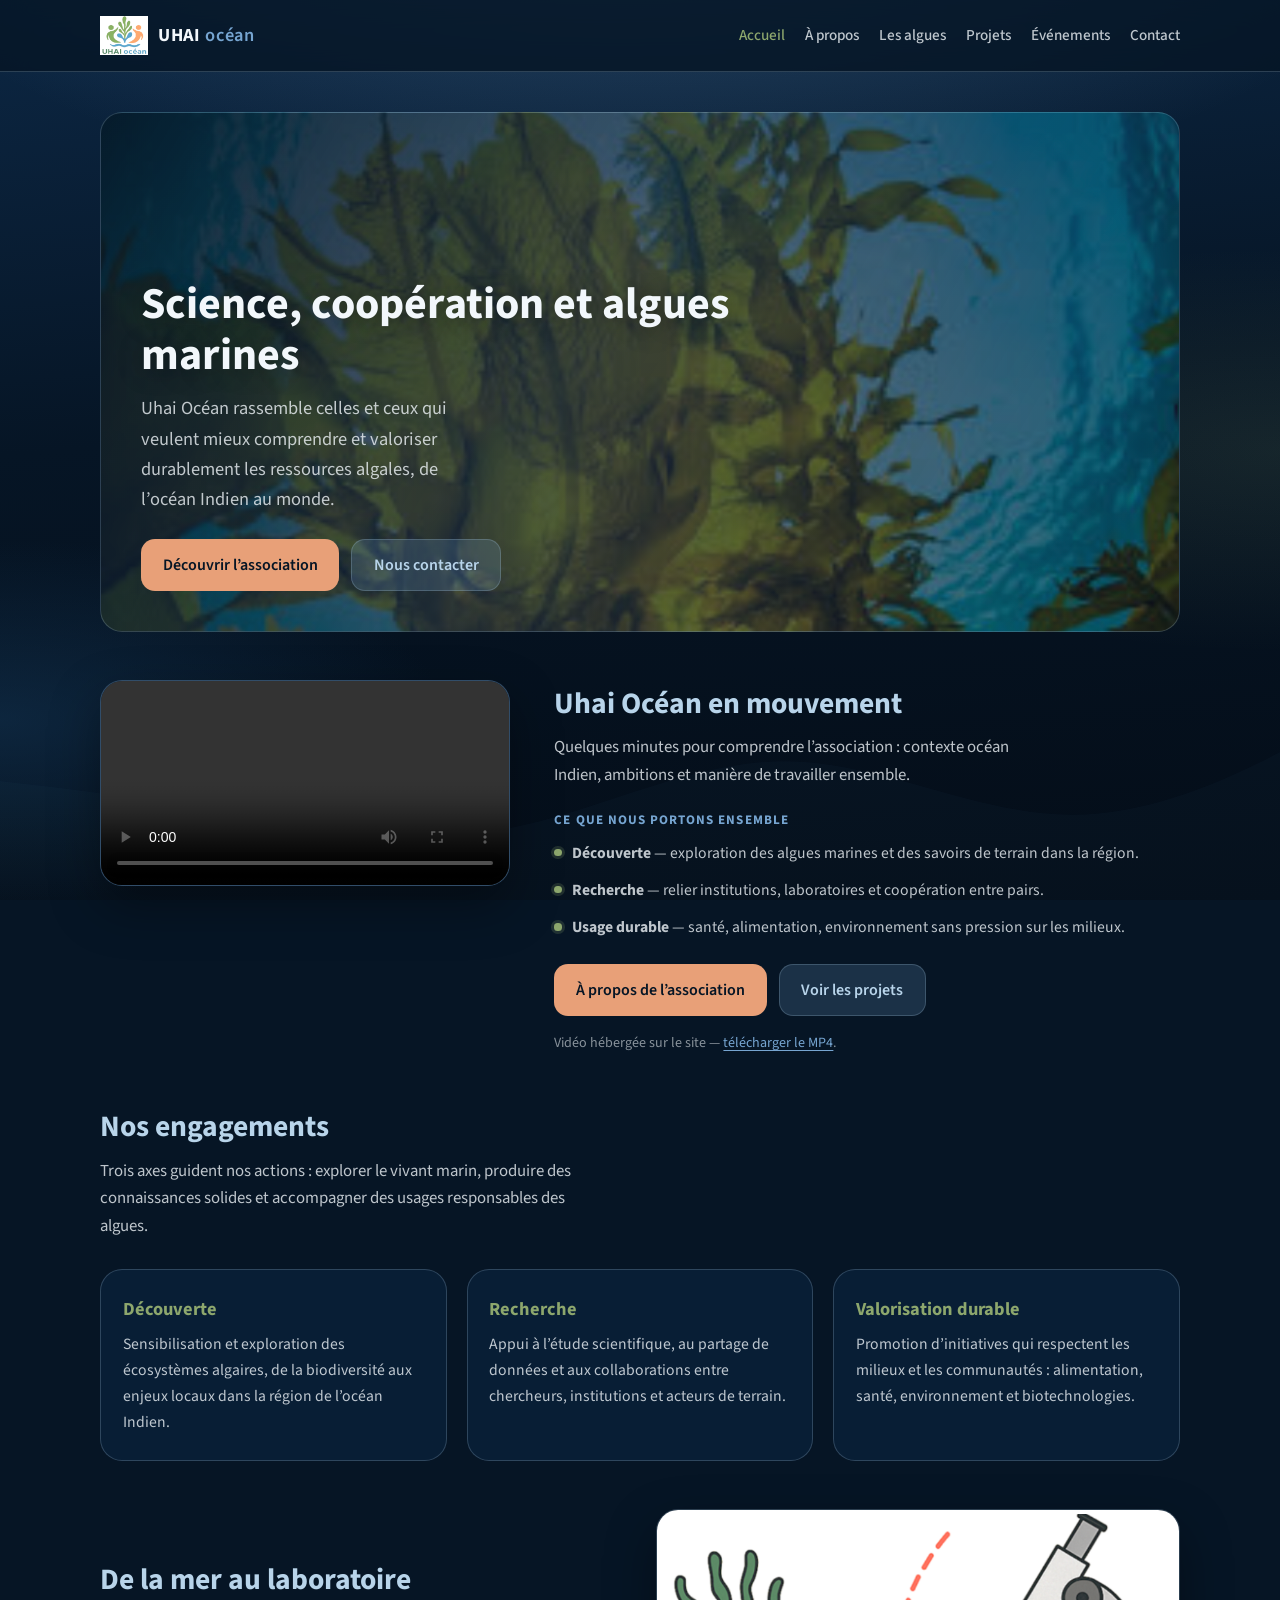
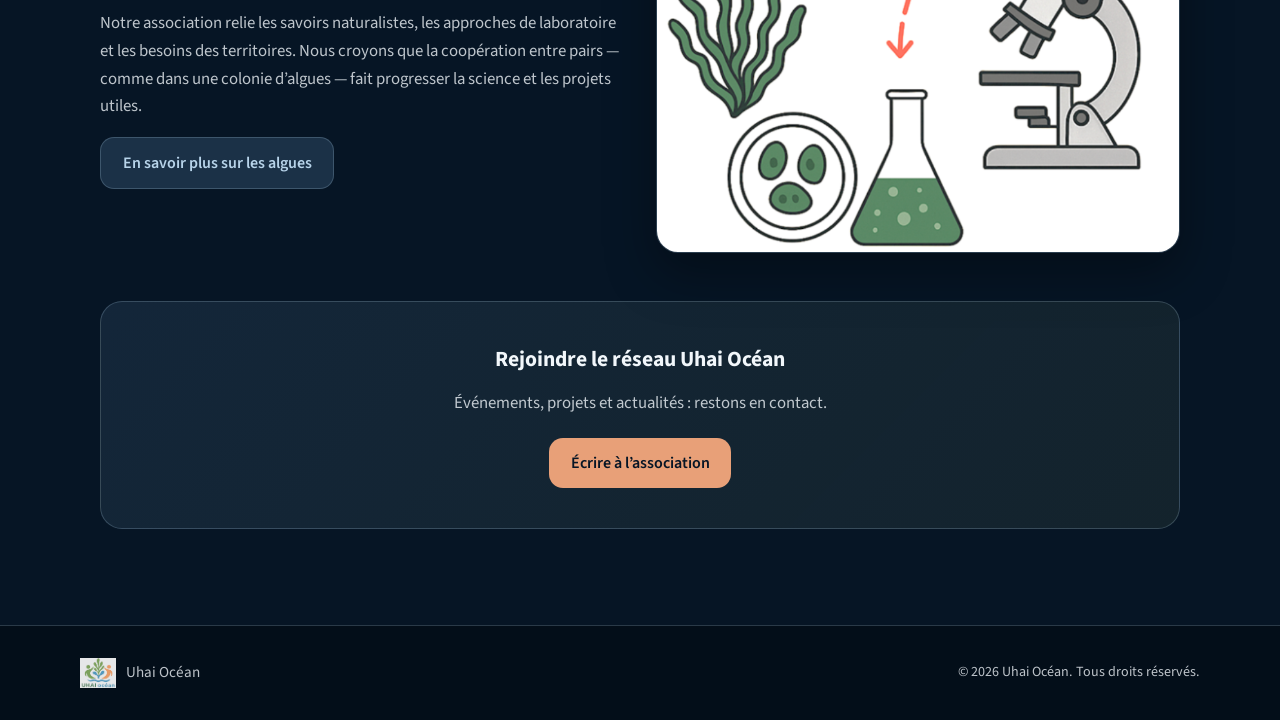
<file: index.html>
<!DOCTYPE html>
<html lang="fr">
  <head>
    <meta charset="utf-8" />
    <meta name="viewport" content="width=device-width, initial-scale=1" />
    <meta
      name="description"
      content="Uhai Océan — association pour la découverte, la recherche et la valorisation durable des algues marines dans l'océan Indien."
    />
    <title>Uhai Océan — Accueil</title>
    <link rel="preconnect" href="https://fonts.googleapis.com" />
    <link rel="preconnect" href="https://fonts.gstatic.com" crossorigin />
    <link
      href="https://fonts.googleapis.com/css2?family=Source+Sans+3:ital,wght@0,400;0,600;0,700;1,400&display=swap"
      rel="stylesheet"
    />
    <link rel="stylesheet" href="assets/css/main.css" />
    <link rel="icon" href="assets/img/logo.png" type="image/png" />
  </head>
  <body>
    <a class="skip-link" href="#contenu">Aller au contenu</a>
    <header class="site-header">
      <div class="header-inner">
        <a class="brand" href="index.html">
          <img src="assets/img/logo.png" width="48" height="48" alt="Logo Uhai Océan" />
          <span class="brand-text">UHAI <span>océan</span></span>
        </a>
        <button
          class="nav-toggle"
          type="button"
          aria-expanded="false"
          aria-controls="menu-principal"
          aria-label="Ouvrir le menu"
        >
          <span></span>
          <span></span>
          <span></span>
        </button>
        <nav class="site-nav" id="menu-principal" aria-label="Navigation principale">
          <ul>
            <li><a href="index.html" aria-current="page">Accueil</a></li>
            <li><a href="a-propos.html">À propos</a></li>
            <li><a href="algues.html">Les algues</a></li>
            <li><a href="projets.html">Projets</a></li>
            <li><a href="evenements.html">Événements</a></li>
            <li><a href="contact.html">Contact</a></li>
          </ul>
        </nav>
      </div>
    </header>

    <main id="contenu">
      <section class="hero" aria-labelledby="titre-accueil">
        <div class="hero-inner">
          <h1 id="titre-accueil">Science, coopération et algues marines</h1>
          <p class="lead">
            Uhai Océan rassemble celles et ceux qui veulent mieux comprendre et valoriser durablement
            les ressources algales, de l’océan Indien au monde.
          </p>
          <div class="hero-actions">
            <a class="btn btn-primary" href="a-propos.html">Découvrir l’association</a>
            <a class="btn btn-secondary" href="contact.html">Nous contacter</a>
          </div>
        </div>
      </section>

      <section class="video-showcase video-split" aria-labelledby="titre-video-presentation">
        <div class="video-split-grid">
          <div class="video-split-media">
            <figure class="video-frame">
              <video controls playsinline preload="auto" width="1280" height="720">
                <source src="assets/video/video-uhaiocean-presentation.mp4" type="video/mp4" />
                <p class="video-fallback">
                  Votre navigateur ne prend pas en charge la lecture vidéo intégrée.
                  <a href="assets/video/video-uhaiocean-presentation.mp4">Télécharger la vidéo (MP4)</a>.
                </p>
              </video>
            </figure>
          </div>
          <div class="video-split-content">
            <h2 id="titre-video-presentation" class="section-title">Uhai Océan en mouvement</h2>
            <p class="section-intro video-split-intro">
              Quelques minutes pour comprendre l’association : contexte océan Indien, ambitions et manière de
              travailler ensemble.
            </p>
            <p class="video-split-heading">Ce que nous portons ensemble</p>
            <ul class="video-split-list">
              <li>
                <span class="video-split-bullet" aria-hidden="true"></span>
                <span
                  ><strong>Découverte</strong> — exploration des algues marines et des savoirs de terrain dans la
                  région.</span
                >
              </li>
              <li>
                <span class="video-split-bullet" aria-hidden="true"></span>
                <span
                  ><strong>Recherche</strong> — relier institutions, laboratoires et coopération entre pairs.</span
                >
              </li>
              <li>
                <span class="video-split-bullet" aria-hidden="true"></span>
                <span
                  ><strong>Usage durable</strong> — santé, alimentation, environnement sans pression sur les
                  milieux.</span
                >
              </li>
            </ul>
            <div class="video-split-actions">
              <a class="btn btn-primary" href="a-propos.html">À propos de l’association</a>
              <a class="btn btn-secondary" href="projets.html">Voir les projets</a>
            </div>
            <p class="video-split-footnote">
              Vidéo hébergée sur le site —
              <a href="assets/video/video-uhaiocean-presentation.mp4">télécharger le MP4</a>.
            </p>
          </div>
        </div>
      </section>

      <section aria-labelledby="titre-piliers">
        <h2 id="titre-piliers" class="section-title">Nos engagements</h2>
        <p class="section-intro">
          Trois axes guident nos actions : explorer le vivant marin, produire des connaissances
          solides et accompagner des usages responsables des algues.
        </p>
        <div class="grid-3">
          <article class="card">
            <h3>Découverte</h3>
            <p>
              Sensibilisation et exploration des écosystèmes algaires, de la biodiversité aux enjeux
              locaux dans la région de l’océan Indien.
            </p>
          </article>
          <article class="card">
            <h3>Recherche</h3>
            <p>
              Appui à l’étude scientifique, au partage de données et aux collaborations entre
              chercheurs, institutions et acteurs de terrain.
            </p>
          </article>
          <article class="card">
            <h3>Valorisation durable</h3>
            <p>
              Promotion d’initiatives qui respectent les milieux et les communautés : alimentation,
              santé, environnement et biotechnologies.
            </p>
          </article>
        </div>
      </section>

      <section class="split" aria-labelledby="titre-science">
        <div>
          <h2 id="titre-science" class="section-title">De la mer au laboratoire</h2>
          <div class="prose">
            <p>
              Notre association relie les savoirs naturalistes, les approches de laboratoire et les
              besoins des territoires. Nous croyons que la coopération entre pairs — comme dans une
              colonie d’algues — fait progresser la science et les projets utiles.
            </p>
          </div>
          <p style="margin-top: 1rem">
            <a class="btn btn-secondary" href="algues.html">En savoir plus sur les algues</a>
          </p>
        </div>
        <img
          src="assets/img/lab-algue.png"
          alt="Schéma : algues marines, boîte de Pétri, fiole et microscope"
          width="560"
          height="420"
          loading="lazy"
        />
      </section>

      <section class="cta-band" aria-labelledby="titre-cta">
        <h2 id="titre-cta">Rejoindre le réseau Uhai Océan</h2>
        <p>Événements, projets et actualités : restons en contact.</p>
        <a class="btn btn-primary" href="contact.html">Écrire à l’association</a>
      </section>
    </main>

    <footer class="site-footer">
      <div class="footer-inner">
        <div class="footer-brand">
          <img src="assets/img/logo.png" width="36" height="36" alt="" />
          <span>Uhai Océan</span>
        </div>
        <p class="footer-copy">© <span id="year"></span> Uhai Océan. Tous droits réservés.</p>
      </div>
    </footer>
    <script src="assets/js/main.js"></script>
    <script>
      document.getElementById("year").textContent = new Date().getFullYear();
    </script>
  </body>
</html>
</file>
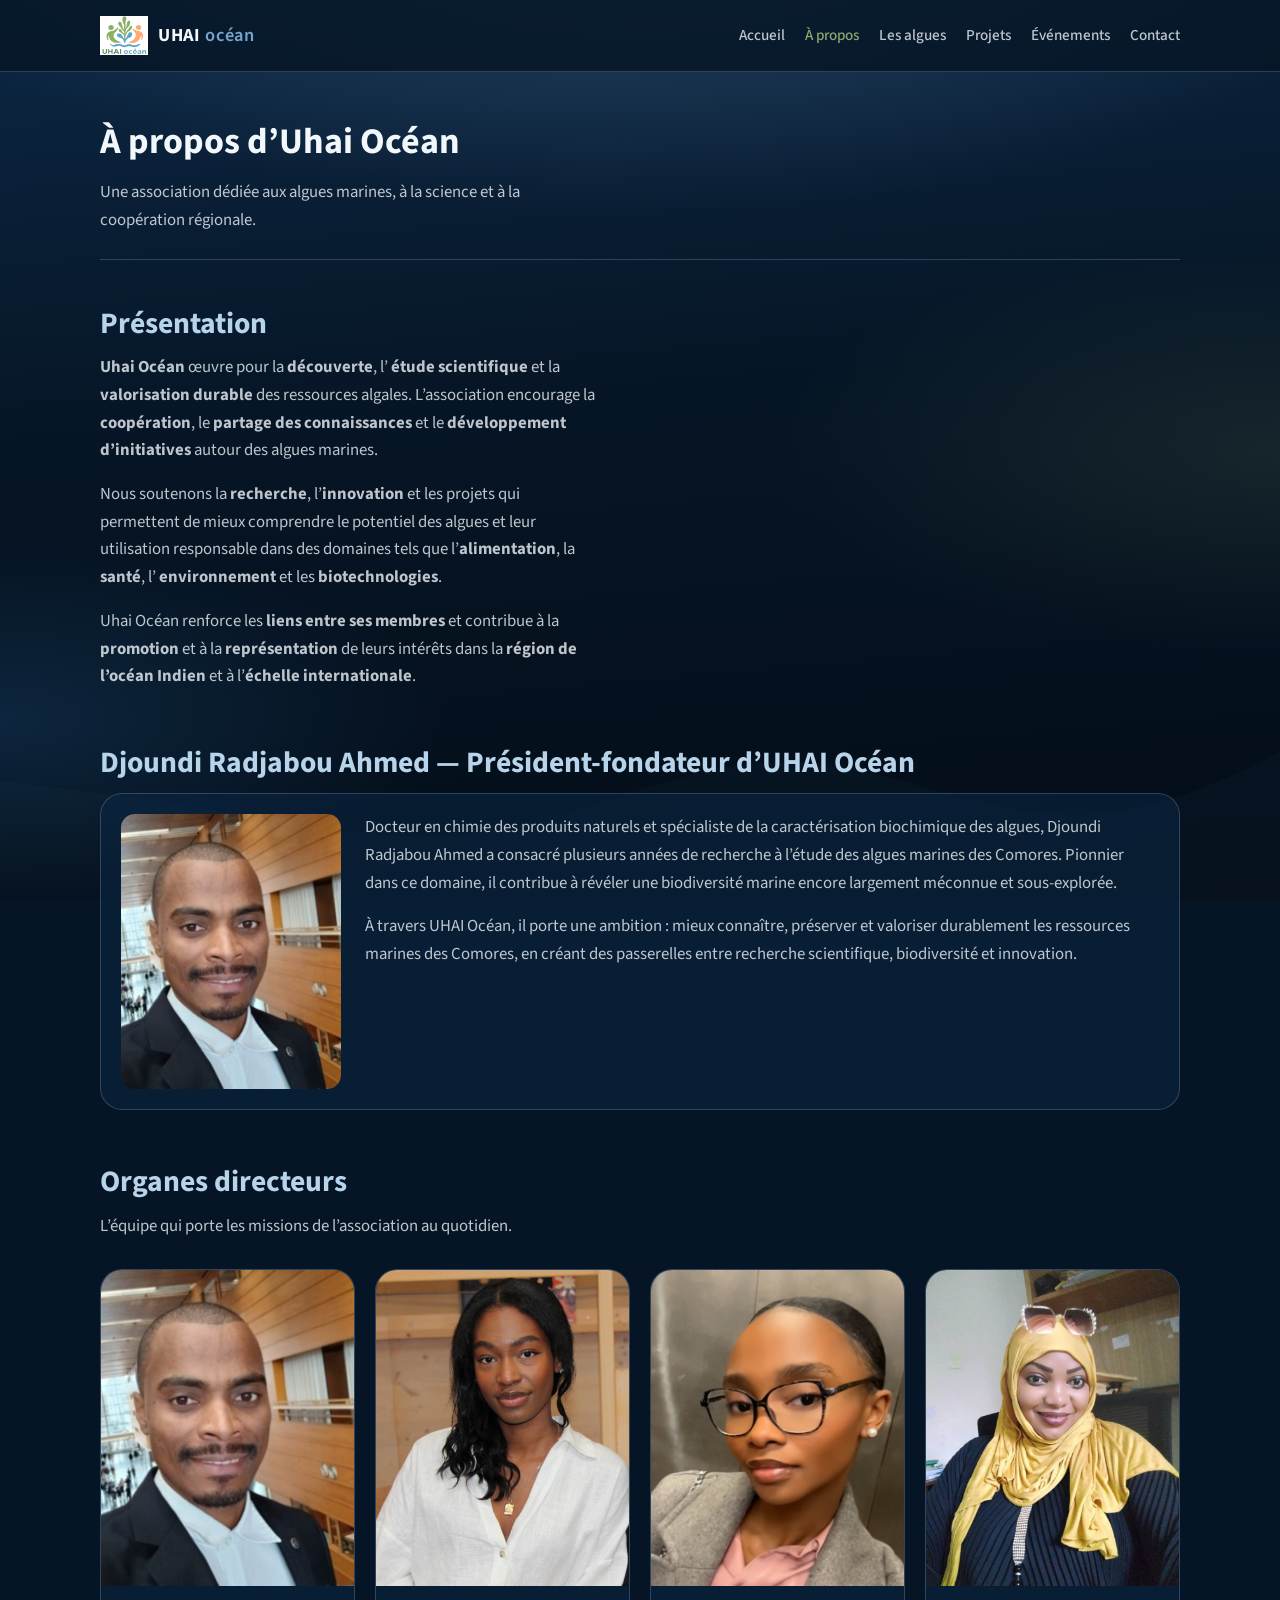
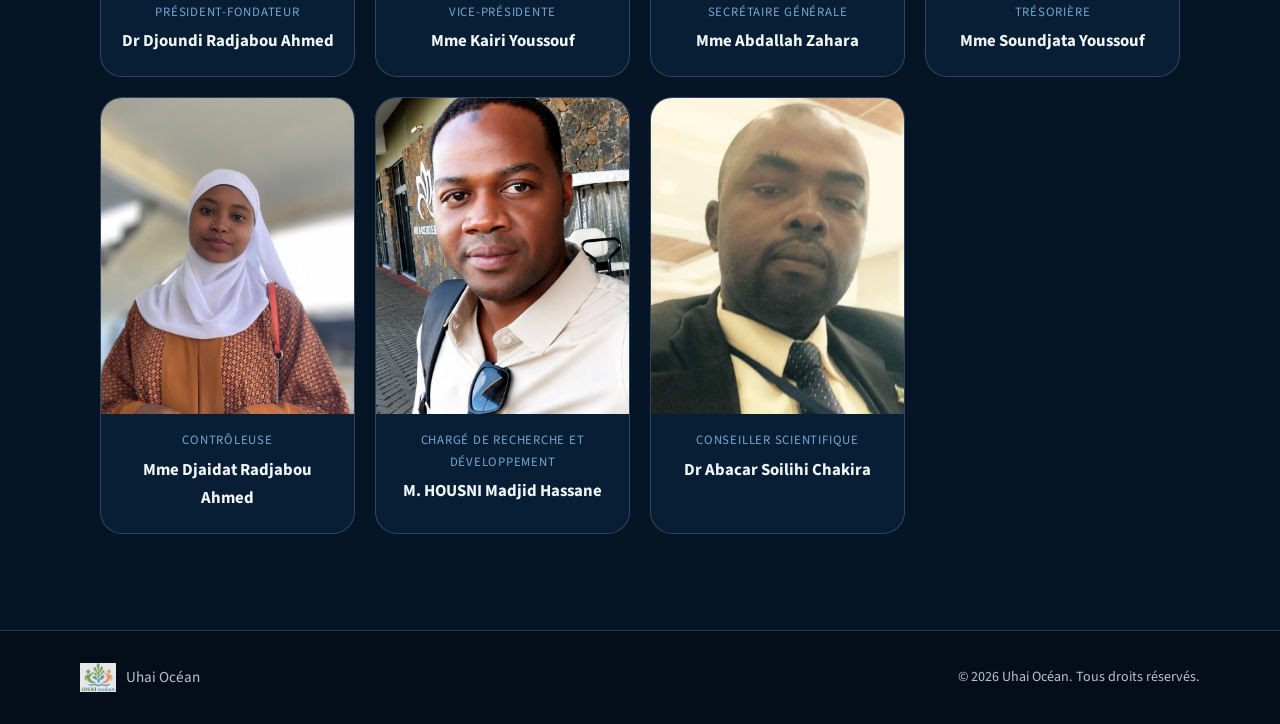
<file: a-propos.html>
<!DOCTYPE html>
<html lang="fr">
  <head>
    <meta charset="utf-8" />
    <meta name="viewport" content="width=device-width, initial-scale=1" />
    <meta
      name="description"
      content="Présentation d’Uhai Océan : mission, valeurs et organes directeurs."
    />
    <title>À propos — Uhai Océan</title>
    <link rel="preconnect" href="https://fonts.googleapis.com" />
    <link rel="preconnect" href="https://fonts.gstatic.com" crossorigin />
    <link
      href="https://fonts.googleapis.com/css2?family=Source+Sans+3:ital,wght@0,400;0,600;0,700;1,400&display=swap"
      rel="stylesheet"
    />
    <link rel="stylesheet" href="assets/css/main.css" />
    <link rel="icon" href="assets/img/logo.png" type="image/png" />
  </head>
  <body>
    <a class="skip-link" href="#contenu">Aller au contenu</a>
    <header class="site-header">
      <div class="header-inner">
        <a class="brand" href="index.html">
          <img src="assets/img/logo.png" width="48" height="48" alt="Logo Uhai Océan" />
          <span class="brand-text">UHAI <span>océan</span></span>
        </a>
        <button
          class="nav-toggle"
          type="button"
          aria-expanded="false"
          aria-controls="menu-principal"
          aria-label="Ouvrir le menu"
        >
          <span></span>
          <span></span>
          <span></span>
        </button>
        <nav class="site-nav" id="menu-principal" aria-label="Navigation principale">
          <ul>
            <li><a href="index.html">Accueil</a></li>
            <li><a href="a-propos.html" aria-current="page">À propos</a></li>
            <li><a href="algues.html">Les algues</a></li>
            <li><a href="projets.html">Projets</a></li>
            <li><a href="evenements.html">Événements</a></li>
            <li><a href="contact.html">Contact</a></li>
          </ul>
        </nav>
      </div>
    </header>

    <main id="contenu">
      <header class="page-hero">
        <h1>À propos d’Uhai Océan</h1>
        <p>Une association dédiée aux algues marines, à la science et à la coopération régionale.</p>
      </header>

      <section aria-labelledby="titre-mission">
        <h2 id="titre-mission" class="section-title">Présentation</h2>
        <div class="prose" style="max-width: 62ch">
          <p>
            <strong>Uhai Océan</strong> œuvre pour la <strong>découverte</strong>, l’
            <strong>étude scientifique</strong> et la <strong>valorisation durable</strong> des
            ressources algales. L’association encourage la <strong>coopération</strong>, le
            <strong>partage des connaissances</strong> et le <strong>développement d’initiatives</strong>
            autour des algues marines.
          </p>
          <p>
            Nous soutenons la <strong>recherche</strong>, l’<strong>innovation</strong> et les projets
            qui permettent de mieux comprendre le potentiel des algues et leur utilisation responsable
            dans des domaines tels que l’<strong>alimentation</strong>, la <strong>santé</strong>, l’
            <strong>environnement</strong> et les <strong>biotechnologies</strong>.
          </p>
          <p>
            Uhai Océan renforce les <strong>liens entre ses membres</strong> et contribue à la
            <strong>promotion</strong> et à la <strong>représentation</strong> de leurs intérêts dans la
            <strong>région de l’océan Indien</strong> et à l’<strong>échelle internationale</strong>.
          </p>
        </div>
      </section>

      <section style="margin-top: 3rem" aria-labelledby="titre-president">
        <h2 id="titre-president" class="section-title">
          Djoundi Radjabou Ahmed — Président-fondateur d’UHAI Océan
        </h2>
        <div class="founder">
          <img
            src="assets/img/president-dr-djoundi-radjabou-ahmed.png"
            alt="Portrait du Dr Djoundi Radjabou Ahmed"
            width="400"
            height="500"
          />
          <div class="prose">
            <p>
              Docteur en chimie des produits naturels et spécialiste de la caractérisation
              biochimique des algues, Djoundi Radjabou Ahmed a consacré plusieurs années de
              recherche à l’étude des algues marines des Comores. Pionnier dans ce domaine, il
              contribue à révéler une biodiversité marine encore largement méconnue et
              sous-explorée.
            </p>
            <p>
              À travers UHAI Océan, il porte une ambition : mieux connaître, préserver et
              valoriser durablement les ressources marines des Comores, en créant des passerelles
              entre recherche scientifique, biodiversité et innovation.
            </p>
          </div>
        </div>
      </section>

      <section style="margin-top: 3rem" aria-labelledby="titre-organe">
        <h2 id="titre-organe" class="section-title">Organes directeurs</h2>
        <p class="section-intro">
          L’équipe qui porte les missions de l’association au quotidien.
        </p>
        <div class="team-grid">
          <article class="team-card">
            <img
              class="photo"
              src="assets/img/president-dr-djoundi-radjabou-ahmed.png"
              alt="Portrait du Dr Djoundi Radjabou Ahmed"
              width="400"
              height="500"
              loading="lazy"
            />
            <div class="body">
              <p class="role">Président-fondateur</p>
              <h3>Dr Djoundi Radjabou Ahmed</h3>
            </div>
          </article>
          <article class="team-card">
            <img
              class="photo"
              src="assets/img/kairi-youssouf.jpeg"
              alt="Portrait de Mme Kairi Youssouf"
              width="400"
              height="500"
              loading="lazy"
            />
            <div class="body">
              <p class="role">Vice-présidente</p>
              <h3>Mme Kairi Youssouf</h3>
            </div>
          </article>
          <article class="team-card">
            <img
              class="photo"
              src="assets/img/zahara-abdallah.jpeg"
              alt="Portrait de Mme Abdallah Zahara"
              width="400"
              height="500"
              loading="lazy"
            />
            <div class="body">
              <p class="role">Secrétaire générale</p>
              <h3>Mme Abdallah Zahara</h3>
            </div>
          </article>
          <article class="team-card">
            <img
              class="photo"
              src="assets/img/soundjata-youssouf.jpeg"
              alt="Portrait de Mme Soundjata Youssouf"
              width="400"
              height="500"
              loading="lazy"
            />
            <div class="body">
              <p class="role">Trésorière</p>
              <h3>Mme Soundjata Youssouf</h3>
            </div>
          </article>
          <article class="team-card">
            <img
              class="photo"
              src="assets/img/djaidat-radjabou-ahmed.jpeg"
              alt="Portrait de Mme Djaidat Radjabou Ahmed"
              width="400"
              height="500"
              loading="lazy"
            />
            <div class="body">
              <p class="role">Contrôleuse</p>
              <h3>Mme Djaidat Radjabou Ahmed</h3>
            </div>
          </article>
          <article class="team-card">
            <img
              class="photo"
              src="assets/img/housni-madjid-hassane.jpeg"
              alt="Portrait de M. HOUSNI Madjid Hassane"
              width="400"
              height="500"
              loading="lazy"
            />
            <div class="body">
              <p class="role">Chargé de recherche et développement</p>
              <h3>M. HOUSNI Madjid Hassane</h3>
            </div>
          </article>
          <article class="team-card">
            <img
              class="photo"
              src="assets/img/dr-abacar-soilihi-chakira.png"
              alt="Portrait du Dr Abacar Soilihi Chakira"
              width="400"
              height="500"
              loading="lazy"
            />
            <div class="body">
              <p class="role">Conseiller scientifique</p>
              <h3>Dr Abacar Soilihi Chakira</h3>
            </div>
          </article>
        </div>
      </section>
    </main>

    <footer class="site-footer">
      <div class="footer-inner">
        <div class="footer-brand">
          <img src="assets/img/logo.png" width="36" height="36" alt="" />
          <span>Uhai Océan</span>
        </div>
        <p class="footer-copy">© <span id="year"></span> Uhai Océan. Tous droits réservés.</p>
      </div>
    </footer>
    <script src="assets/js/main.js"></script>
    <script>
      document.getElementById("year").textContent = new Date().getFullYear();
    </script>
  </body>
</html>
</file>
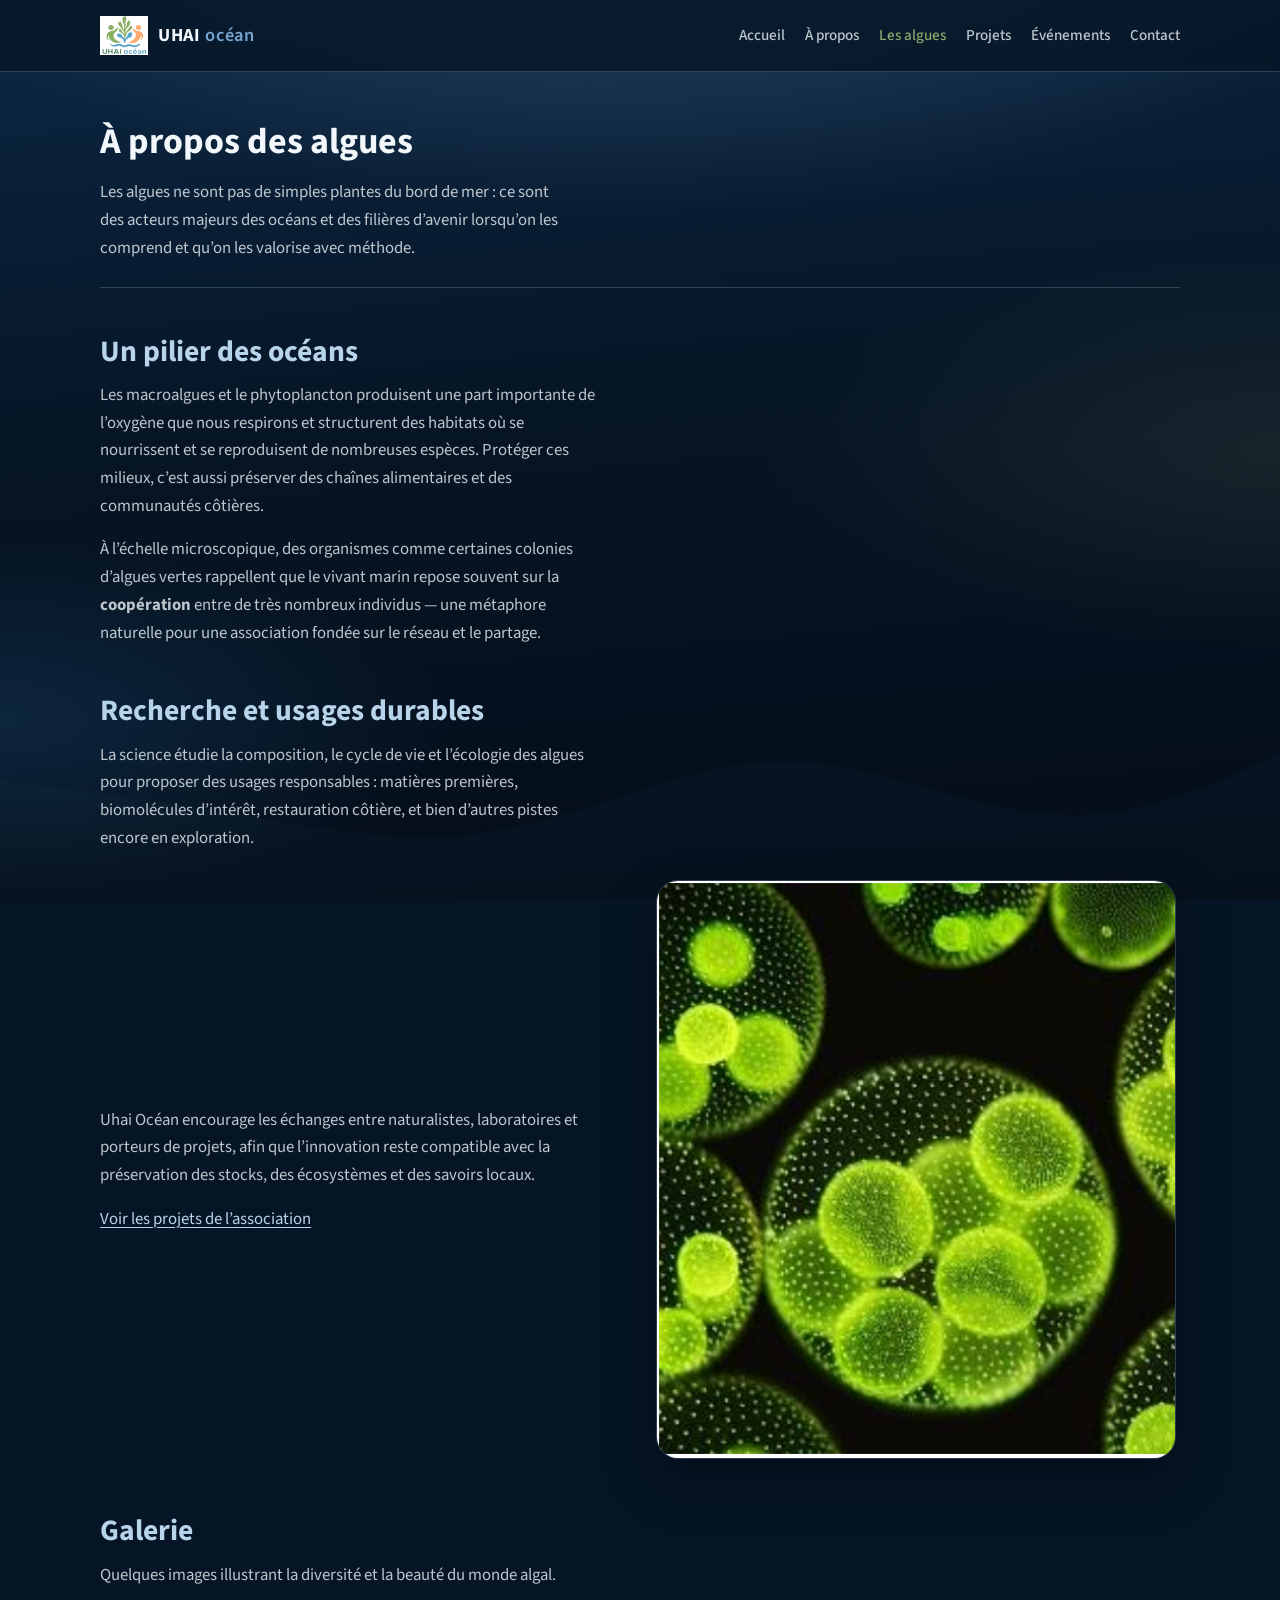
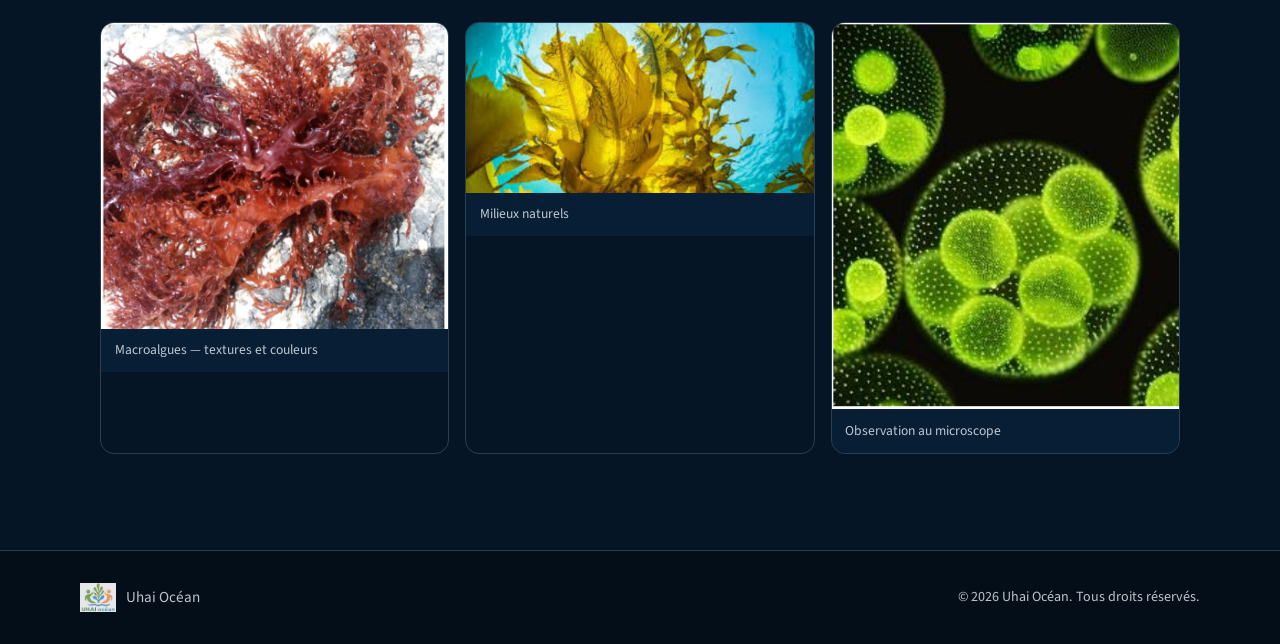
<file: algues.html>
<!DOCTYPE html>
<html lang="fr">
  <head>
    <meta charset="utf-8" />
    <meta name="viewport" content="width=device-width, initial-scale=1" />
    <meta
      name="description"
      content="Pourquoi les algues marines comptent : écologie, usages et recherche avec Uhai Océan."
    />
    <title>Les algues — Uhai Océan</title>
    <link rel="preconnect" href="https://fonts.googleapis.com" />
    <link rel="preconnect" href="https://fonts.gstatic.com" crossorigin />
    <link
      href="https://fonts.googleapis.com/css2?family=Source+Sans+3:ital,wght@0,400;0,600;0,700;1,400&display=swap"
      rel="stylesheet"
    />
    <link rel="stylesheet" href="assets/css/main.css" />
    <link rel="icon" href="assets/img/logo.png" type="image/png" />
  </head>
  <body>
    <a class="skip-link" href="#contenu">Aller au contenu</a>
    <header class="site-header">
      <div class="header-inner">
        <a class="brand" href="index.html">
          <img src="assets/img/logo.png" width="48" height="48" alt="Logo Uhai Océan" />
          <span class="brand-text">UHAI <span>océan</span></span>
        </a>
        <button
          class="nav-toggle"
          type="button"
          aria-expanded="false"
          aria-controls="menu-principal"
          aria-label="Ouvrir le menu"
        >
          <span></span>
          <span></span>
          <span></span>
        </button>
        <nav class="site-nav" id="menu-principal" aria-label="Navigation principale">
          <ul>
            <li><a href="index.html">Accueil</a></li>
            <li><a href="a-propos.html">À propos</a></li>
            <li><a href="algues.html" aria-current="page">Les algues</a></li>
            <li><a href="projets.html">Projets</a></li>
            <li><a href="evenements.html">Événements</a></li>
            <li><a href="contact.html">Contact</a></li>
          </ul>
        </nav>
      </div>
    </header>

    <main id="contenu">
      <header class="page-hero">
        <h1>À propos des algues</h1>
        <p>
          Les algues ne sont pas de simples plantes du bord de mer : ce sont des acteurs majeurs des
          océans et des filières d’avenir lorsqu’on les comprend et qu’on les valorise avec méthode.
        </p>
      </header>

      <section class="prose" style="max-width: 62ch" aria-labelledby="titre-eco">
        <h2 id="titre-eco" class="section-title">Un pilier des océans</h2>
        <p>
          Les macroalgues et le phytoplancton produisent une part importante de l’oxygène que nous
          respirons et structurent des habitats où se nourrissent et se reproduisent de nombreuses
          espèces. Protéger ces milieux, c’est aussi préserver des chaînes alimentaires et des
          communautés côtières.
        </p>
        <p>
          À l’échelle microscopique, des organismes comme certaines colonies d’algues vertes rappellent
          que le vivant marin repose souvent sur la <strong>coopération</strong> entre de très nombreux
          individus — une métaphore naturelle pour une association fondée sur le réseau et le partage.
        </p>
      </section>

      <section style="margin-top: 2.5rem" aria-labelledby="titre-usages">
        <h2 id="titre-usages" class="section-title">Recherche et usages durables</h2>
        <p class="section-intro">
          La science étudie la composition, le cycle de vie et l’écologie des algues pour proposer des
          usages responsables : matières premières, biomolécules d’intérêt, restauration côtière, et
          bien d’autres pistes encore en exploration.
        </p>
        <div class="split" style="margin-bottom: 0">
          <div class="prose">
            <p>
              Uhai Océan encourage les échanges entre naturalistes, laboratoires et porteurs de projets,
              afin que l’innovation reste compatible avec la préservation des stocks, des écosystèmes et
              des savoirs locaux.
            </p>
            <p>
              <a href="projets.html">Voir les projets de l’association</a>
            </p>
          </div>
          <img
            src="assets/img/algue3.png"
            alt="Microphotographie de colonies d’algues vertes sphériques (Volvox)"
            width="520"
            height="400"
            loading="lazy"
          />
        </div>
      </section>

      <section aria-labelledby="titre-galerie">
        <h2 id="titre-galerie" class="section-title" style="margin-top: 3rem">Galerie</h2>
        <p class="section-intro">Quelques images illustrant la diversité et la beauté du monde algal.</p>
        <div class="gallery">
          <figure>
            <img src="assets/img/algue1.png" alt="Vue rapprochée d’algues marines" loading="lazy" />
            <figcaption>Macroalgues — textures et couleurs</figcaption>
          </figure>
          <figure>
            <img src="assets/img/algue2.png" alt="Détail d’algues dans leur environnement" loading="lazy" />
            <figcaption>Milieux naturels</figcaption>
          </figure>
          <figure>
            <img src="assets/img/algue3.png" alt="Colonies microscopiques d’algues vertes" loading="lazy" />
            <figcaption>Observation au microscope</figcaption>
          </figure>
        </div>
      </section>
    </main>

    <footer class="site-footer">
      <div class="footer-inner">
        <div class="footer-brand">
          <img src="assets/img/logo.png" width="36" height="36" alt="" />
          <span>Uhai Océan</span>
        </div>
        <p class="footer-copy">© <span id="year"></span> Uhai Océan. Tous droits réservés.</p>
      </div>
    </footer>
    <script src="assets/js/main.js"></script>
    <script>
      document.getElementById("year").textContent = new Date().getFullYear();
    </script>
  </body>
</html>
</file>
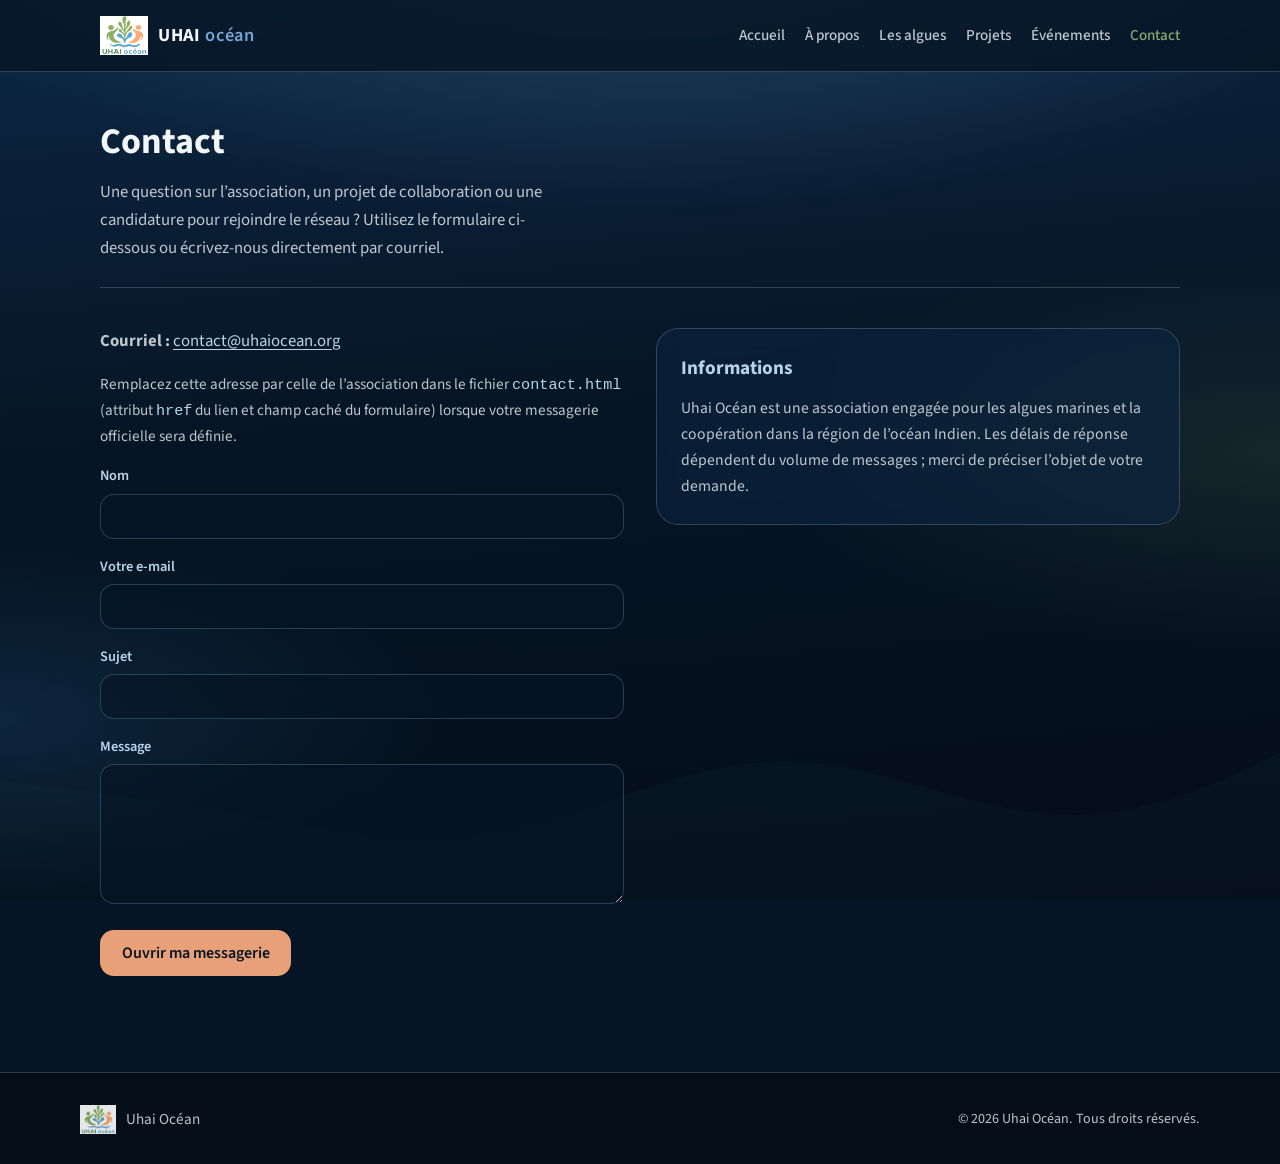
<file: contact.html>
<!DOCTYPE html>
<html lang="fr">
  <head>
    <meta charset="utf-8" />
    <meta name="viewport" content="width=device-width, initial-scale=1" />
    <meta name="description" content="Contacter l’association Uhai Océan." />
    <title>Contact — Uhai Océan</title>
    <link rel="preconnect" href="https://fonts.googleapis.com" />
    <link rel="preconnect" href="https://fonts.gstatic.com" crossorigin />
    <link
      href="https://fonts.googleapis.com/css2?family=Source+Sans+3:ital,wght@0,400;0,600;0,700;1,400&display=swap"
      rel="stylesheet"
    />
    <link rel="stylesheet" href="assets/css/main.css" />
    <link rel="icon" href="assets/img/logo.png" type="image/png" />
  </head>
  <body>
    <a class="skip-link" href="#contenu">Aller au contenu</a>
    <header class="site-header">
      <div class="header-inner">
        <a class="brand" href="index.html">
          <img src="assets/img/logo.png" width="48" height="48" alt="Logo Uhai Océan" />
          <span class="brand-text">UHAI <span>océan</span></span>
        </a>
        <button
          class="nav-toggle"
          type="button"
          aria-expanded="false"
          aria-controls="menu-principal"
          aria-label="Ouvrir le menu"
        >
          <span></span>
          <span></span>
          <span></span>
        </button>
        <nav class="site-nav" id="menu-principal" aria-label="Navigation principale">
          <ul>
            <li><a href="index.html">Accueil</a></li>
            <li><a href="a-propos.html">À propos</a></li>
            <li><a href="algues.html">Les algues</a></li>
            <li><a href="projets.html">Projets</a></li>
            <li><a href="evenements.html">Événements</a></li>
            <li><a href="contact.html" aria-current="page">Contact</a></li>
          </ul>
        </nav>
      </div>
    </header>

    <main id="contenu">
      <header class="page-hero">
        <h1>Contact</h1>
        <p>
          Une question sur l’association, un projet de collaboration ou une candidature pour rejoindre le
          réseau ? Utilisez le formulaire ci-dessous ou écrivez-nous directement par courriel.
        </p>
      </header>

      <div class="contact-layout">
        <div>
          <p class="prose" style="margin-top: 0; color: var(--text-muted)">
            <strong>Courriel :</strong>
            <a id="contact-email-link" href="mailto:contact@uhaiocean.org">contact@uhaiocean.org</a>
          </p>
          <p class="prose" style="color: var(--text-muted); font-size: 0.95rem">
            Remplacez cette adresse par celle de l’association dans le fichier
            <code style="color: var(--foam)">contact.html</code> (attribut
            <code style="color: var(--foam)">href</code> du lien et champ caché du formulaire) lorsque
            votre messagerie officielle sera définie.
          </p>
          <form class="contact-form" id="contact-form" action="#" method="get" novalidate>
            <input type="hidden" name="mailto" id="mailto-addr" value="contact@uhaiocean.org" />
            <label for="contact-name">Nom</label>
            <input id="contact-name" name="name" type="text" autocomplete="name" required />

            <label for="contact-email">Votre e-mail</label>
            <input id="contact-email" name="email" type="email" autocomplete="email" required />

            <label for="contact-subject">Sujet</label>
            <input id="contact-subject" name="subject" type="text" required />

            <label for="contact-message">Message</label>
            <textarea id="contact-message" name="message" required></textarea>

            <button class="btn btn-primary" type="submit">Ouvrir ma messagerie</button>
          </form>
        </div>
        <div class="card" style="padding: 1.5rem">
          <h2 class="section-title" style="font-size: 1.2rem; margin-bottom: 0.75rem">Informations</h2>
          <p style="margin: 0; color: var(--text-muted); font-size: 0.98rem">
            Uhai Océan est une association engagée pour les algues marines et la coopération dans la
            région de l’océan Indien. Les délais de réponse dépendent du volume de messages ; merci de
            préciser l’objet de votre demande.
          </p>
        </div>
      </div>
    </main>

    <footer class="site-footer">
      <div class="footer-inner">
        <div class="footer-brand">
          <img src="assets/img/logo.png" width="36" height="36" alt="" />
          <span>Uhai Océan</span>
        </div>
        <p class="footer-copy">© <span id="year"></span> Uhai Océan. Tous droits réservés.</p>
      </div>
    </footer>
    <script src="assets/js/main.js"></script>
    <script>
      document.getElementById("year").textContent = new Date().getFullYear();
      (function () {
        var form = document.getElementById("contact-form");
        if (!form) return;
        form.addEventListener("submit", function (e) {
          e.preventDefault();
          var addrEl = document.getElementById("mailto-addr");
          var addr = addrEl ? addrEl.value.trim() : "contact@uhaiocean.org";
          var name = document.getElementById("contact-name").value.trim();
          var from = document.getElementById("contact-email").value.trim();
          var subject = document.getElementById("contact-subject").value.trim();
          var message = document.getElementById("contact-message").value.trim();
          var body =
            message +
            "\n\n---\n" +
            "Nom : " +
            name +
            "\n" +
            "E-mail : " +
            from;
          var url =
            "mailto:" +
            addr +
            "?subject=" +
            encodeURIComponent(subject) +
            "&body=" +
            encodeURIComponent(body);
          window.location.href = url;
        });
      })();
    </script>
  </body>
</html>
</file>
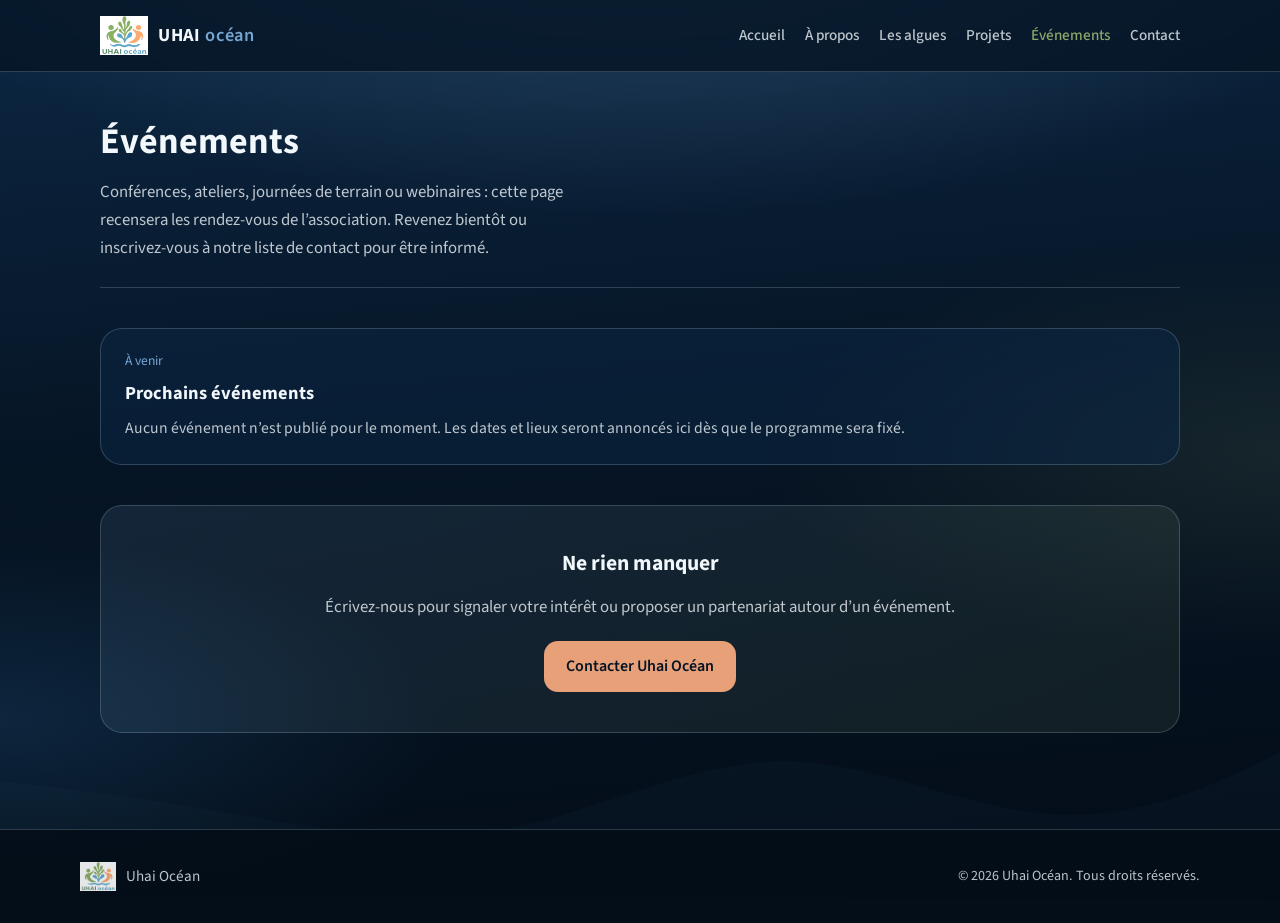
<file: evenements.html>
<!DOCTYPE html>
<html lang="fr">
  <head>
    <meta charset="utf-8" />
    <meta name="viewport" content="width=device-width, initial-scale=1" />
    <meta name="description" content="Agenda et événements de l’association Uhai Océan." />
    <title>Événements — Uhai Océan</title>
    <link rel="preconnect" href="https://fonts.googleapis.com" />
    <link rel="preconnect" href="https://fonts.gstatic.com" crossorigin />
    <link
      href="https://fonts.googleapis.com/css2?family=Source+Sans+3:ital,wght@0,400;0,600;0,700;1,400&display=swap"
      rel="stylesheet"
    />
    <link rel="stylesheet" href="assets/css/main.css" />
    <link rel="icon" href="assets/img/logo.png" type="image/png" />
  </head>
  <body>
    <a class="skip-link" href="#contenu">Aller au contenu</a>
    <header class="site-header">
      <div class="header-inner">
        <a class="brand" href="index.html">
          <img src="assets/img/logo.png" width="48" height="48" alt="Logo Uhai Océan" />
          <span class="brand-text">UHAI <span>océan</span></span>
        </a>
        <button
          class="nav-toggle"
          type="button"
          aria-expanded="false"
          aria-controls="menu-principal"
          aria-label="Ouvrir le menu"
        >
          <span></span>
          <span></span>
          <span></span>
        </button>
        <nav class="site-nav" id="menu-principal" aria-label="Navigation principale">
          <ul>
            <li><a href="index.html">Accueil</a></li>
            <li><a href="a-propos.html">À propos</a></li>
            <li><a href="algues.html">Les algues</a></li>
            <li><a href="projets.html">Projets</a></li>
            <li><a href="evenements.html" aria-current="page">Événements</a></li>
            <li><a href="contact.html">Contact</a></li>
          </ul>
        </nav>
      </div>
    </header>

    <main id="contenu">
      <header class="page-hero">
        <h1>Événements</h1>
        <p>
          Conférences, ateliers, journées de terrain ou webinaires : cette page recensera les
          rendez-vous de l’association. Revenez bientôt ou inscrivez-vous à notre liste de contact pour
          être informé.
        </p>
      </header>

      <div class="event-list" role="list">
        <article role="listitem">
          <p class="meta">À venir</p>
          <h3>Prochains événements</h3>
          <p>
            Aucun événement n’est publié pour le moment. Les dates et lieux seront annoncés ici dès que
            le programme sera fixé.
          </p>
        </article>
      </div>

      <section class="cta-band" style="margin-top: 2.5rem" aria-labelledby="titre-news">
        <h2 id="titre-news">Ne rien manquer</h2>
        <p>Écrivez-nous pour signaler votre intérêt ou proposer un partenariat autour d’un événement.</p>
        <a class="btn btn-primary" href="contact.html">Contacter Uhai Océan</a>
      </section>
    </main>

    <footer class="site-footer">
      <div class="footer-inner">
        <div class="footer-brand">
          <img src="assets/img/logo.png" width="36" height="36" alt="" />
          <span>Uhai Océan</span>
        </div>
        <p class="footer-copy">© <span id="year"></span> Uhai Océan. Tous droits réservés.</p>
      </div>
    </footer>
    <script src="assets/js/main.js"></script>
    <script>
      document.getElementById("year").textContent = new Date().getFullYear();
    </script>
  </body>
</html>
</file>
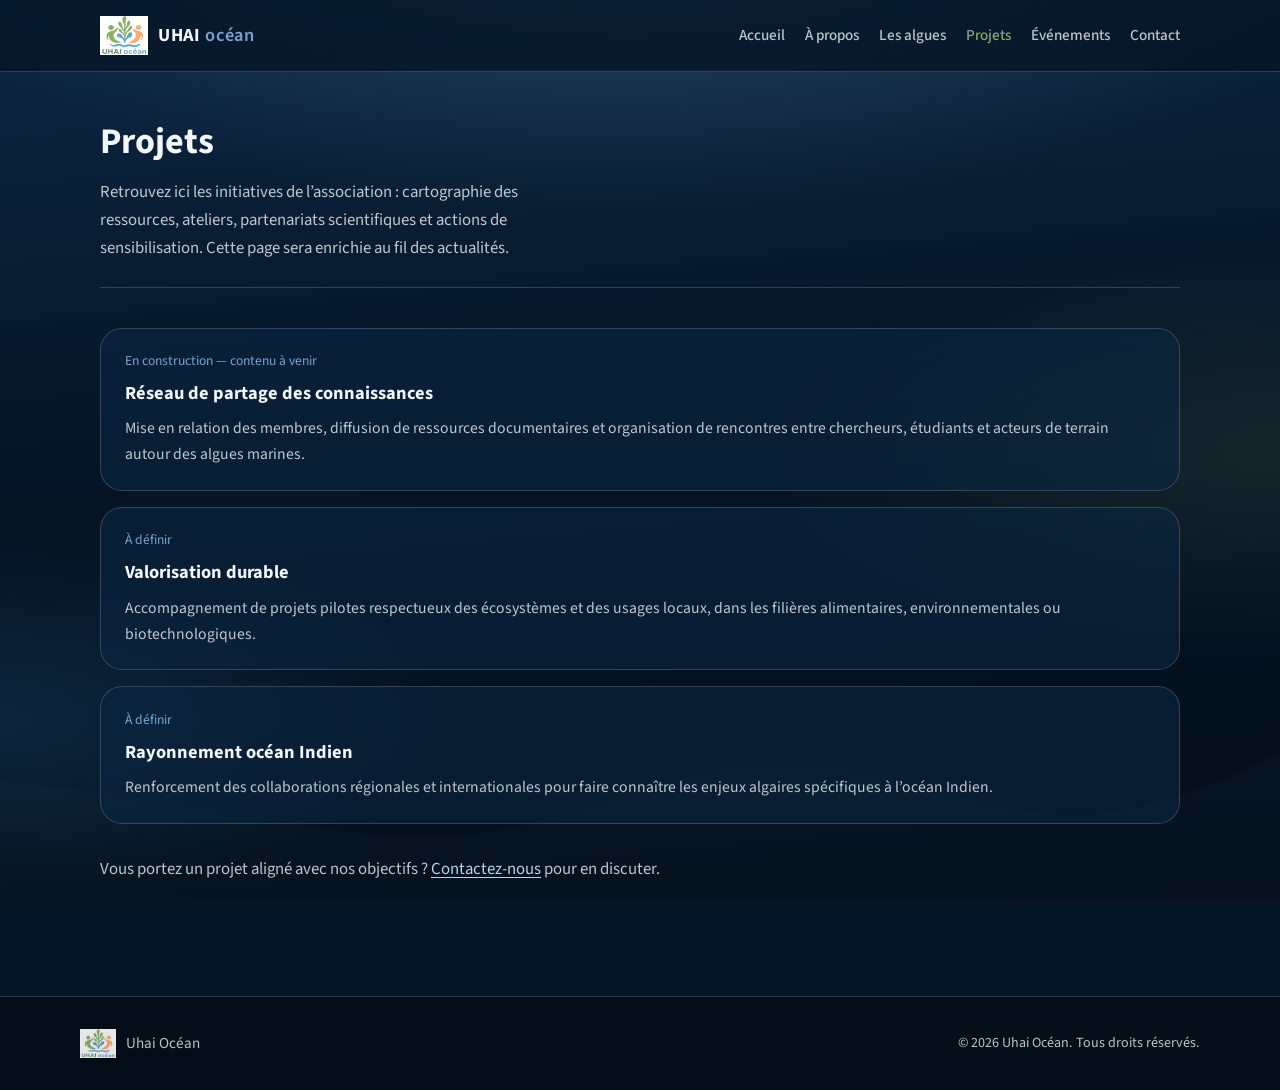
<file: projets.html>
<!DOCTYPE html>
<html lang="fr">
  <head>
    <meta charset="utf-8" />
    <meta name="viewport" content="width=device-width, initial-scale=1" />
    <meta name="description" content="Projets et initiatives soutenus ou portés par Uhai Océan." />
    <title>Projets — Uhai Océan</title>
    <link rel="preconnect" href="https://fonts.googleapis.com" />
    <link rel="preconnect" href="https://fonts.gstatic.com" crossorigin />
    <link
      href="https://fonts.googleapis.com/css2?family=Source+Sans+3:ital,wght@0,400;0,600;0,700;1,400&display=swap"
      rel="stylesheet"
    />
    <link rel="stylesheet" href="assets/css/main.css" />
    <link rel="icon" href="assets/img/logo.png" type="image/png" />
  </head>
  <body>
    <a class="skip-link" href="#contenu">Aller au contenu</a>
    <header class="site-header">
      <div class="header-inner">
        <a class="brand" href="index.html">
          <img src="assets/img/logo.png" width="48" height="48" alt="Logo Uhai Océan" />
          <span class="brand-text">UHAI <span>océan</span></span>
        </a>
        <button
          class="nav-toggle"
          type="button"
          aria-expanded="false"
          aria-controls="menu-principal"
          aria-label="Ouvrir le menu"
        >
          <span></span>
          <span></span>
          <span></span>
        </button>
        <nav class="site-nav" id="menu-principal" aria-label="Navigation principale">
          <ul>
            <li><a href="index.html">Accueil</a></li>
            <li><a href="a-propos.html">À propos</a></li>
            <li><a href="algues.html">Les algues</a></li>
            <li><a href="projets.html" aria-current="page">Projets</a></li>
            <li><a href="evenements.html">Événements</a></li>
            <li><a href="contact.html">Contact</a></li>
          </ul>
        </nav>
      </div>
    </header>

    <main id="contenu">
      <header class="page-hero">
        <h1>Projets</h1>
        <p>
          Retrouvez ici les initiatives de l’association : cartographie des ressources, ateliers,
          partenariats scientifiques et actions de sensibilisation. Cette page sera enrichie au fil des
          actualités.
        </p>
      </header>

      <div class="project-list" role="list">
        <article role="listitem">
          <p class="meta">En construction — contenu à venir</p>
          <h3>Réseau de partage des connaissances</h3>
          <p>
            Mise en relation des membres, diffusion de ressources documentaires et organisation de
            rencontres entre chercheurs, étudiants et acteurs de terrain autour des algues marines.
          </p>
        </article>
        <article role="listitem">
          <p class="meta">À définir</p>
          <h3>Valorisation durable</h3>
          <p>
            Accompagnement de projets pilotes respectueux des écosystèmes et des usages locaux, dans
            les filières alimentaires, environnementales ou biotechnologiques.
          </p>
        </article>
        <article role="listitem">
          <p class="meta">À définir</p>
          <h3>Rayonnement océan Indien</h3>
          <p>
            Renforcement des collaborations régionales et internationales pour faire connaître les
            enjeux algaires spécifiques à l’océan Indien.
          </p>
        </article>
      </div>

      <p class="prose" style="margin-top: 2rem; color: var(--text-muted)">
        Vous portez un projet aligné avec nos objectifs ?
        <a href="contact.html">Contactez-nous</a> pour en discuter.
      </p>
    </main>

    <footer class="site-footer">
      <div class="footer-inner">
        <div class="footer-brand">
          <img src="assets/img/logo.png" width="36" height="36" alt="" />
          <span>Uhai Océan</span>
        </div>
        <p class="footer-copy">© <span id="year"></span> Uhai Océan. Tous droits réservés.</p>
      </div>
    </footer>
    <script src="assets/js/main.js"></script>
    <script>
      document.getElementById("year").textContent = new Date().getFullYear();
    </script>
  </body>
</html>
</file>
<file: assets/css/main.css>
/* Uhai Océan — palette alignée sur le logo (vert algue, bleu océan, accent corail) */
:root {
  --ocean-abyss: #061525;
  --ocean-deep: #0c2744;
  --ocean-mid: #153a5c;
  --wave-blue: #76a5d1;
  --foam: #b8d4ea;
  --seaweed: #8da76d;
  --seaweed-dark: #6d8554;
  --coral: #e8a078;
  --coral-hover: #f0b896;
  --text: #f2f7fb;
  --text-muted: rgba(242, 247, 251, 0.78);
  --glass: rgba(12, 39, 68, 0.55);
  --glass-border: rgba(184, 212, 234, 0.22);
  --radius: 14px;
  --radius-lg: 22px;
  --font-sans: "Source Sans 3", "Segoe UI", system-ui, sans-serif;
  --header-h: 72px;
  --ease: cubic-bezier(0.33, 1, 0.68, 1);
}

*,
*::before,
*::after {
  box-sizing: border-box;
}

html {
  scroll-behavior: smooth;
}

body {
  margin: 0;
  min-height: 100vh;
  font-family: var(--font-sans);
  font-size: 1.05rem;
  line-height: 1.65;
  color: var(--text);
  background: var(--ocean-abyss);
  background-image:
    radial-gradient(ellipse 120% 80% at 50% -20%, rgba(118, 165, 209, 0.35), transparent 55%),
    radial-gradient(ellipse 90% 50% at 100% 50%, rgba(141, 167, 109, 0.12), transparent 45%),
    radial-gradient(ellipse 70% 40% at 0% 80%, rgba(21, 58, 92, 0.5), transparent 50%),
    linear-gradient(175deg, var(--ocean-deep) 0%, var(--ocean-abyss) 45%, #040d18 100%);
  background-attachment: fixed;
}

body::before {
  content: "";
  position: fixed;
  inset: 0;
  pointer-events: none;
  z-index: 0;
  opacity: 0.4;
  background-image: url("data:image/svg+xml,%3Csvg xmlns='http://www.w3.org/2000/svg' viewBox='0 0 1440 320'%3E%3Cpath fill='%2376a5d1' fill-opacity='0.08' d='M0,192L48,197.3C96,203,192,213,288,229.3C384,245,480,267,576,250.7C672,235,768,181,864,181.3C960,181,1056,235,1152,234.7C1248,235,1344,181,1392,154.7L1440,128L1440,320L1392,320C1344,320,1248,320,1152,320C1056,320,960,320,864,320C768,320,672,320,576,320C480,320,384,320,288,320C192,320,96,320,48,320L0,320Z'/%3E%3C/svg%3E");
  background-repeat: repeat-x;
  background-size: 1440px 320px;
  background-position: bottom;
  animation: wave-drift 80s linear infinite;
}

@keyframes wave-drift {
  from {
    background-position-x: 0;
  }
  to {
    background-position-x: 1440px;
  }
}

a {
  color: var(--foam);
  text-decoration-thickness: 1px;
  text-underline-offset: 0.2em;
  transition: color 0.2s var(--ease);
}

a:hover {
  color: var(--coral-hover);
}

img {
  max-width: 100%;
  height: auto;
  display: block;
}

.skip-link {
  position: absolute;
  left: -9999px;
  top: 0;
  z-index: 9999;
  padding: 0.75rem 1.25rem;
  background: var(--wave-blue);
  color: var(--ocean-abyss);
  font-weight: 600;
  border-radius: 0 0 var(--radius) 0;
}

.skip-link:focus {
  left: 0;
}

.site-header {
  position: sticky;
  top: 0;
  z-index: 100;
  height: var(--header-h);
  display: flex;
  align-items: center;
  background: rgba(6, 21, 37, 0.82);
  backdrop-filter: blur(14px);
  -webkit-backdrop-filter: blur(14px);
  border-bottom: 1px solid var(--glass-border);
}

.header-inner {
  width: 100%;
  max-width: 1120px;
  margin: 0 auto;
  padding: 0 1.25rem;
  display: flex;
  align-items: center;
  justify-content: space-between;
  gap: 1rem;
}

.brand {
  display: flex;
  align-items: center;
  gap: 0.65rem;
  text-decoration: none;
  color: var(--text);
}

.brand:hover {
  color: var(--text);
}

.brand img {
  width: 48px;
  height: auto;
}

.brand-text {
  font-weight: 700;
  font-size: 1.15rem;
  letter-spacing: 0.02em;
}

.brand-text span {
  color: var(--wave-blue);
  font-weight: 600;
}

.nav-toggle {
  display: none;
  flex-direction: column;
  gap: 6px;
  padding: 0.5rem;
  background: transparent;
  border: 1px solid var(--glass-border);
  border-radius: var(--radius);
  cursor: pointer;
  color: var(--text);
}

.nav-toggle span {
  display: block;
  width: 22px;
  height: 2px;
  background: currentColor;
  border-radius: 1px;
}

.site-nav ul {
  list-style: none;
  margin: 0;
  padding: 0;
  display: flex;
  flex-wrap: wrap;
  gap: 0.25rem 1.25rem;
  align-items: center;
}

.site-nav a {
  text-decoration: none;
  font-weight: 500;
  font-size: 0.95rem;
  color: var(--text-muted);
}

.site-nav a:hover,
.site-nav a[aria-current="page"] {
  color: var(--seaweed);
}

main {
  position: relative;
  z-index: 1;
  max-width: 1120px;
  margin: 0 auto;
  padding: 2.5rem 1.25rem 4rem;
}

.hero {
  position: relative;
  border-radius: var(--radius-lg);
  overflow: hidden;
  min-height: min(72vh, 520px);
  display: flex;
  align-items: flex-end;
  padding: 2.5rem;
  margin-bottom: 3rem;
  border: 1px solid var(--glass-border);
  background:
    linear-gradient(120deg, rgba(6, 21, 37, 0.92) 0%, rgba(12, 39, 68, 0.75) 45%, rgba(6, 21, 37, 0.55) 100%),
    url("../img/algue2.png") center 30% / cover no-repeat;
}

.hero-inner {
  max-width: 640px;
  position: relative;
  z-index: 1;
}

.hero h1 {
  margin: 0 0 0.75rem;
  font-size: clamp(2rem, 5vw, 2.75rem);
  font-weight: 700;
  line-height: 1.15;
  text-shadow: 0 2px 24px rgba(0, 0, 0, 0.35);
}

.hero .lead {
  margin: 0 0 1.5rem;
  font-size: 1.15rem;
  color: var(--text-muted);
  max-width: 36ch;
}

.btn {
  display: inline-flex;
  align-items: center;
  justify-content: center;
  gap: 0.5rem;
  padding: 0.75rem 1.35rem;
  font-family: inherit;
  font-size: 1rem;
  font-weight: 600;
  border-radius: var(--radius);
  border: none;
  cursor: pointer;
  text-decoration: none;
  transition: background 0.2s var(--ease), transform 0.15s var(--ease);
}

.btn:focus-visible {
  outline: 2px solid var(--foam);
  outline-offset: 3px;
}

.btn-primary {
  background: var(--coral);
  color: var(--ocean-abyss);
}

.btn-primary:hover {
  background: var(--coral-hover);
  color: var(--ocean-abyss);
}

.btn-secondary {
  background: rgba(118, 165, 209, 0.2);
  color: var(--foam);
  border: 1px solid var(--glass-border);
}

.btn-secondary:hover {
  background: rgba(118, 165, 209, 0.35);
  color: var(--text);
}

.hero-actions {
  display: flex;
  flex-wrap: wrap;
  gap: 0.75rem;
}

.section-title {
  margin: 0 0 0.35rem;
  font-size: clamp(1.5rem, 3vw, 1.85rem);
  font-weight: 700;
  color: var(--foam);
}

.section-intro {
  margin: 0 0 1.75rem;
  color: var(--text-muted);
  max-width: 62ch;
}

.grid-3 {
  display: grid;
  grid-template-columns: repeat(3, 1fr);
  gap: 1.25rem;
  margin-bottom: 3rem;
}

@media (max-width: 900px) {
  .grid-3 {
    grid-template-columns: 1fr;
  }
}

.card {
  background: var(--glass);
  backdrop-filter: blur(10px);
  -webkit-backdrop-filter: blur(10px);
  border: 1px solid var(--glass-border);
  border-radius: var(--radius-lg);
  padding: 1.5rem 1.35rem;
  transition: border-color 0.2s var(--ease), transform 0.2s var(--ease);
}

.card:hover {
  border-color: rgba(141, 167, 109, 0.35);
}

.card h3 {
  margin: 0 0 0.5rem;
  font-size: 1.15rem;
  color: var(--seaweed);
}

.card p {
  margin: 0;
  color: var(--text-muted);
  font-size: 0.98rem;
}

.page-hero {
  margin-bottom: 2.5rem;
  padding-bottom: 1.5rem;
  border-bottom: 1px solid var(--glass-border);
}

.page-hero h1 {
  margin: 0 0 0.5rem;
  font-size: clamp(1.75rem, 4vw, 2.25rem);
}

.page-hero p {
  margin: 0;
  color: var(--text-muted);
  max-width: 58ch;
}

.split {
  display: grid;
  grid-template-columns: 1fr 1fr;
  gap: 2rem;
  align-items: center;
  margin-bottom: 3rem;
}

@media (max-width: 800px) {
  .split {
    grid-template-columns: 1fr;
  }
}

.split img {
  border-radius: var(--radius-lg);
  border: 1px solid var(--glass-border);
  box-shadow: 0 20px 50px rgba(0, 0, 0, 0.35);
}

/* Bloc vidéo d’accueil : mise en deux colonnes (média + contenu) */
.video-showcase {
  position: relative;
  z-index: 1;
  margin-bottom: 3rem;
}

.video-split-grid {
  display: grid;
  grid-template-columns: minmax(260px, 38%) minmax(0, 1fr);
  gap: clamp(1.5rem, 4vw, 2.75rem);
  align-items: start;
}

.video-split-media {
  position: relative;
}

@media (min-width: 801px) {
  .video-split-media {
    position: sticky;
    top: calc(var(--header-h) + 1.25rem);
  }
}

.video-split-content .section-intro {
  margin-bottom: 1.25rem;
}

.video-split-heading {
  margin: 0 0 0.65rem;
  font-size: 0.82rem;
  font-weight: 700;
  text-transform: uppercase;
  letter-spacing: 0.08em;
  color: var(--wave-blue);
}

.video-split-list {
  list-style: none;
  margin: 0 0 1.5rem;
  padding: 0;
  display: flex;
  flex-direction: column;
  gap: 0.85rem;
}

.video-split-list li {
  display: flex;
  gap: 0.65rem;
  align-items: flex-start;
  color: var(--text-muted);
  font-size: 0.98rem;
  line-height: 1.5;
}

.video-split-bullet {
  flex-shrink: 0;
  width: 0.45rem;
  height: 0.45rem;
  margin-top: 0.45rem;
  border-radius: 50%;
  background: var(--seaweed);
  box-shadow: 0 0 0 3px rgba(141, 167, 109, 0.2);
}

.video-split-actions {
  display: flex;
  flex-wrap: wrap;
  gap: 0.75rem;
  margin-bottom: 1rem;
}

.video-split-footnote {
  margin: 0;
  font-size: 0.88rem;
  color: rgba(242, 247, 251, 0.55);
  max-width: 52ch;
}

.video-split-footnote a {
  color: var(--wave-blue);
}

@media (max-width: 800px) {
  .video-split-grid {
    grid-template-columns: 1fr;
  }

  .video-split-media {
    order: 2;
    max-width: min(340px, 100%);
    margin-left: auto;
    margin-right: auto;
    position: relative;
    top: auto;
  }

  .video-split-content {
    order: 1;
  }
}

.video-frame {
  margin: 0;
  overflow: hidden;
  border-radius: var(--radius-lg);
  border: 1px solid var(--glass-border);
  box-shadow: 0 20px 50px rgba(0, 0, 0, 0.35);
  background: var(--ocean-deep);
}

.video-frame video {
  display: block;
  width: 100%;
  height: auto;
}

.video-frame figcaption {
  margin: 0;
  padding: 0.75rem 1rem 1rem;
  font-size: 0.9rem;
  color: var(--text-muted);
  text-align: center;
  border-top: 1px solid var(--glass-border);
  background: rgba(12, 39, 68, 0.35);
}

.video-fallback {
  margin: 0;
  padding: 2rem;
  color: var(--text-muted);
  text-align: center;
}

.prose {
  color: var(--text-muted);
}

.prose p {
  margin: 0 0 1rem;
}

.prose p:last-child {
  margin-bottom: 0;
}

.founder {
  display: grid;
  grid-template-columns: minmax(160px, 220px) 1fr;
  gap: 1.5rem;
  align-items: start;
  background: var(--glass);
  border: 1px solid var(--glass-border);
  border-radius: var(--radius-lg);
  padding: 1.25rem;
}

.founder img {
  width: 100%;
  aspect-ratio: 4 / 5;
  object-fit: cover;
  border-radius: var(--radius);
  background: var(--ocean-mid);
}

@media (max-width: 700px) {
  .founder {
    grid-template-columns: 1fr;
  }

  .founder img {
    max-width: 220px;
    margin-inline: auto;
  }
}

.team-grid {
  display: grid;
  grid-template-columns: repeat(auto-fill, minmax(240px, 1fr));
  gap: 1.25rem;
}

.team-card {
  background: var(--glass);
  border: 1px solid var(--glass-border);
  border-radius: var(--radius-lg);
  overflow: hidden;
  text-align: center;
}

.team-card .photo {
  aspect-ratio: 4 / 5;
  object-fit: cover;
  width: 100%;
  background: var(--ocean-mid);
}

.team-card .body {
  padding: 1rem 1rem 1.25rem;
}

.team-card .role {
  margin: 0 0 0.35rem;
  font-size: 0.8rem;
  text-transform: uppercase;
  letter-spacing: 0.06em;
  color: var(--wave-blue);
}

.team-card h3 {
  margin: 0;
  font-size: 1.05rem;
  color: var(--text);
}

.team-card .placeholder {
  aspect-ratio: 4 / 5;
  display: flex;
  align-items: center;
  justify-content: center;
  background: linear-gradient(160deg, var(--ocean-mid), var(--ocean-deep));
  color: var(--seaweed);
  font-size: 2.5rem;
  font-weight: 700;
}

.gallery {
  display: grid;
  grid-template-columns: repeat(3, 1fr);
  gap: 1rem;
  margin-top: 2rem;
}

@media (max-width: 700px) {
  .gallery {
    grid-template-columns: 1fr;
  }
}

.gallery figure {
  margin: 0;
  border-radius: var(--radius);
  overflow: hidden;
  border: 1px solid var(--glass-border);
}

.gallery figcaption {
  padding: 0.65rem 0.85rem;
  font-size: 0.85rem;
  color: var(--text-muted);
  background: var(--glass);
}

.event-list article,
.project-list article {
  background: var(--glass);
  border: 1px solid var(--glass-border);
  border-radius: var(--radius-lg);
  padding: 1.35rem 1.5rem;
  margin-bottom: 1rem;
}

.event-list .meta,
.project-list .meta {
  font-size: 0.85rem;
  color: var(--wave-blue);
  margin-bottom: 0.35rem;
}

.event-list h3,
.project-list h3 {
  margin: 0 0 0.5rem;
  font-size: 1.15rem;
  color: var(--text);
}

.event-list p,
.project-list p {
  margin: 0;
  color: var(--text-muted);
  font-size: 0.98rem;
}

.contact-layout {
  display: grid;
  grid-template-columns: 1fr 1fr;
  gap: 2rem;
  align-items: start;
}

@media (max-width: 800px) {
  .contact-layout {
    grid-template-columns: 1fr;
  }
}

.contact-form label {
  display: block;
  margin-bottom: 0.35rem;
  font-size: 0.9rem;
  font-weight: 600;
  color: var(--foam);
}

.contact-form input,
.contact-form textarea {
  width: 100%;
  margin-bottom: 1rem;
  padding: 0.65rem 0.85rem;
  font-family: inherit;
  font-size: 1rem;
  color: var(--text);
  background: rgba(6, 21, 37, 0.6);
  border: 1px solid var(--glass-border);
  border-radius: var(--radius);
}

.contact-form input:focus,
.contact-form textarea:focus {
  outline: none;
  border-color: var(--seaweed);
  box-shadow: 0 0 0 3px rgba(141, 167, 109, 0.25);
}

.contact-form textarea {
  min-height: 140px;
  resize: vertical;
}

.site-footer {
  position: relative;
  z-index: 1;
  margin-top: 2rem;
  padding: 2rem 1.25rem;
  border-top: 1px solid var(--glass-border);
  background: rgba(4, 13, 24, 0.85);
}

.footer-inner {
  max-width: 1120px;
  margin: 0 auto;
  display: flex;
  flex-wrap: wrap;
  align-items: center;
  justify-content: space-between;
  gap: 1rem;
}

.footer-brand {
  display: flex;
  align-items: center;
  gap: 0.65rem;
  color: var(--text-muted);
  font-size: 0.95rem;
}

.footer-brand img {
  width: 36px;
  height: auto;
  opacity: 0.9;
}

.footer-copy {
  margin: 0;
  font-size: 0.88rem;
  color: var(--text-muted);
}

.cta-band {
  text-align: center;
  padding: 2.5rem 1.5rem;
  margin-top: 2rem;
  border-radius: var(--radius-lg);
  border: 1px solid var(--glass-border);
  background: linear-gradient(135deg, rgba(118, 165, 209, 0.12), rgba(141, 167, 109, 0.1));
}

.cta-band h2 {
  margin: 0 0 0.75rem;
  font-size: 1.35rem;
}

.cta-band p {
  margin: 0 0 1.25rem;
  color: var(--text-muted);
}

/* Navigation mobile */
@media (max-width: 768px) {
  .nav-toggle {
    display: flex;
  }

  .site-nav {
    position: absolute;
    top: var(--header-h);
    left: 0;
    right: 0;
    background: rgba(6, 21, 37, 0.97);
    border-bottom: 1px solid var(--glass-border);
    max-height: 0;
    overflow: hidden;
    transition: max-height 0.35s var(--ease);
  }

  .site-nav.is-open {
    max-height: 320px;
  }

  .site-nav ul {
    flex-direction: column;
    padding: 1rem 1.25rem 1.25rem;
    align-items: flex-start;
  }

  .hero {
    padding: 1.5rem;
    min-height: min(65vh, 440px);
  }
}
</file>
